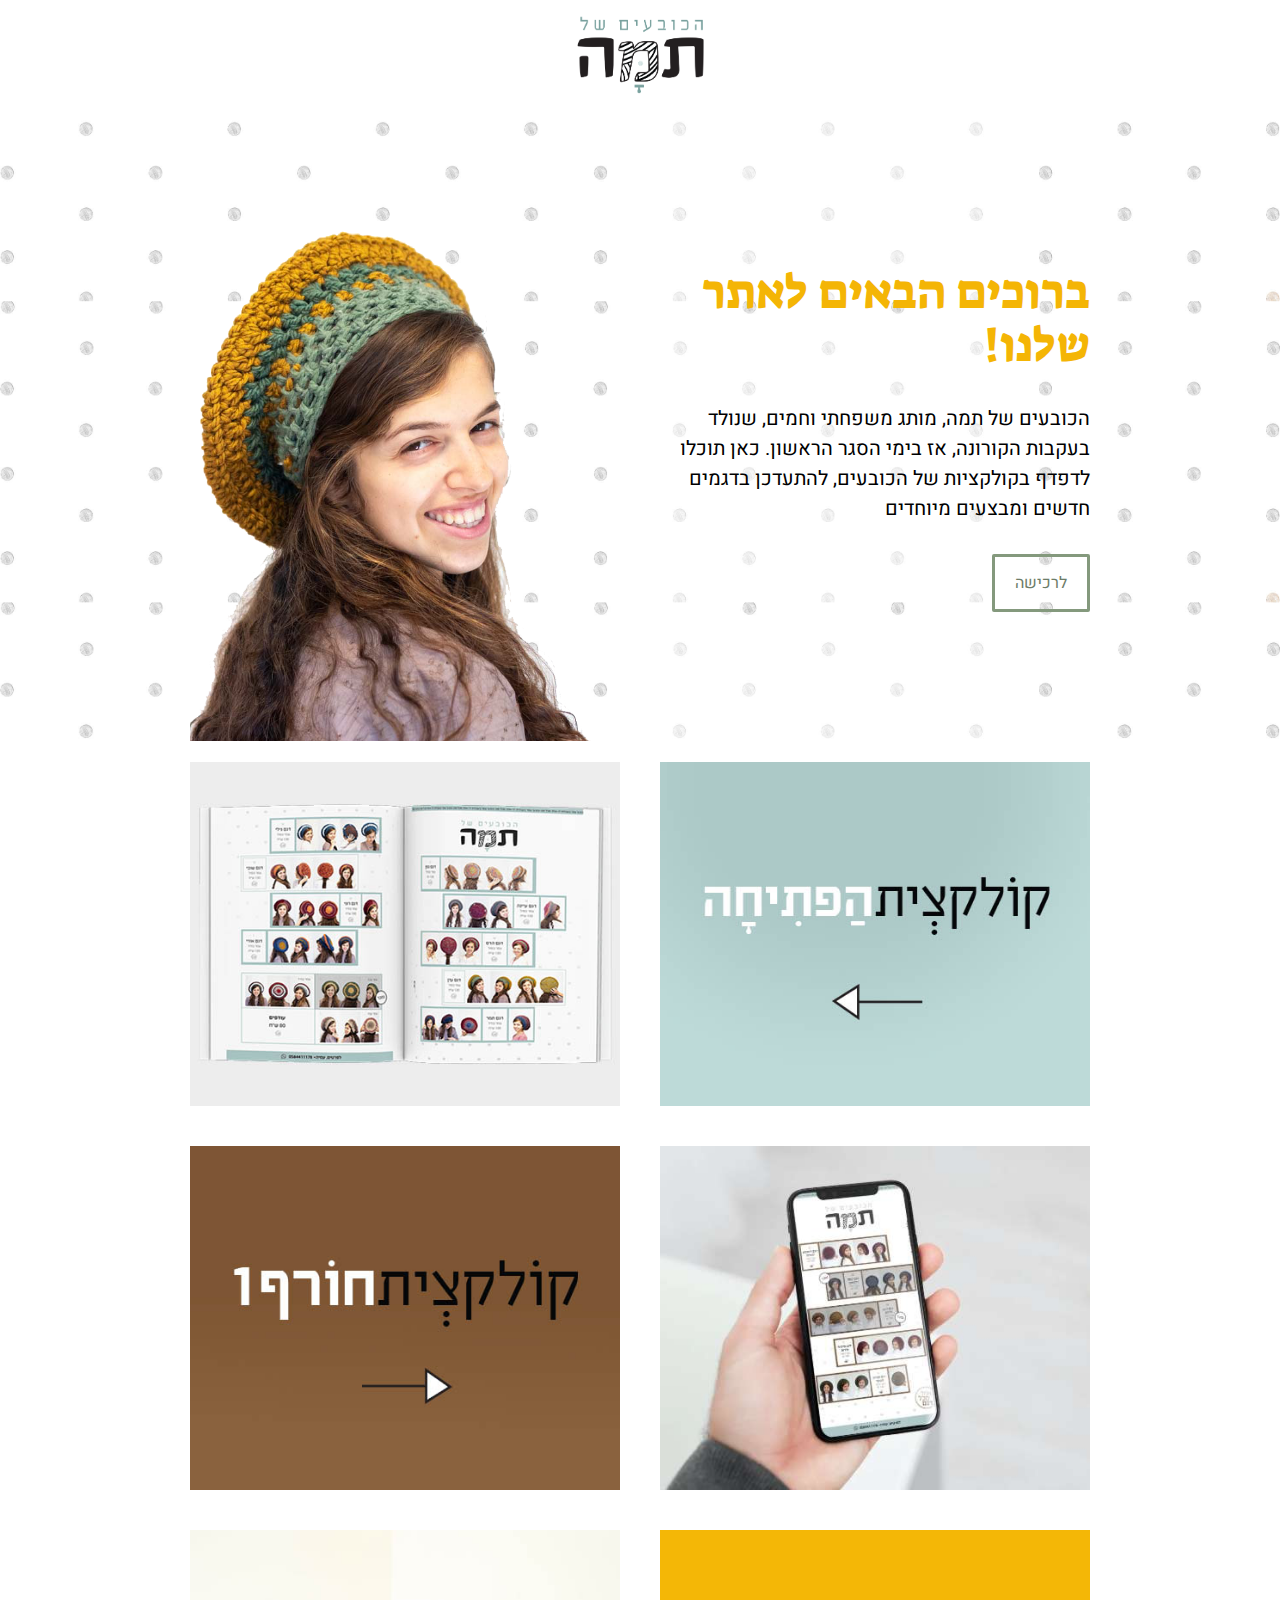
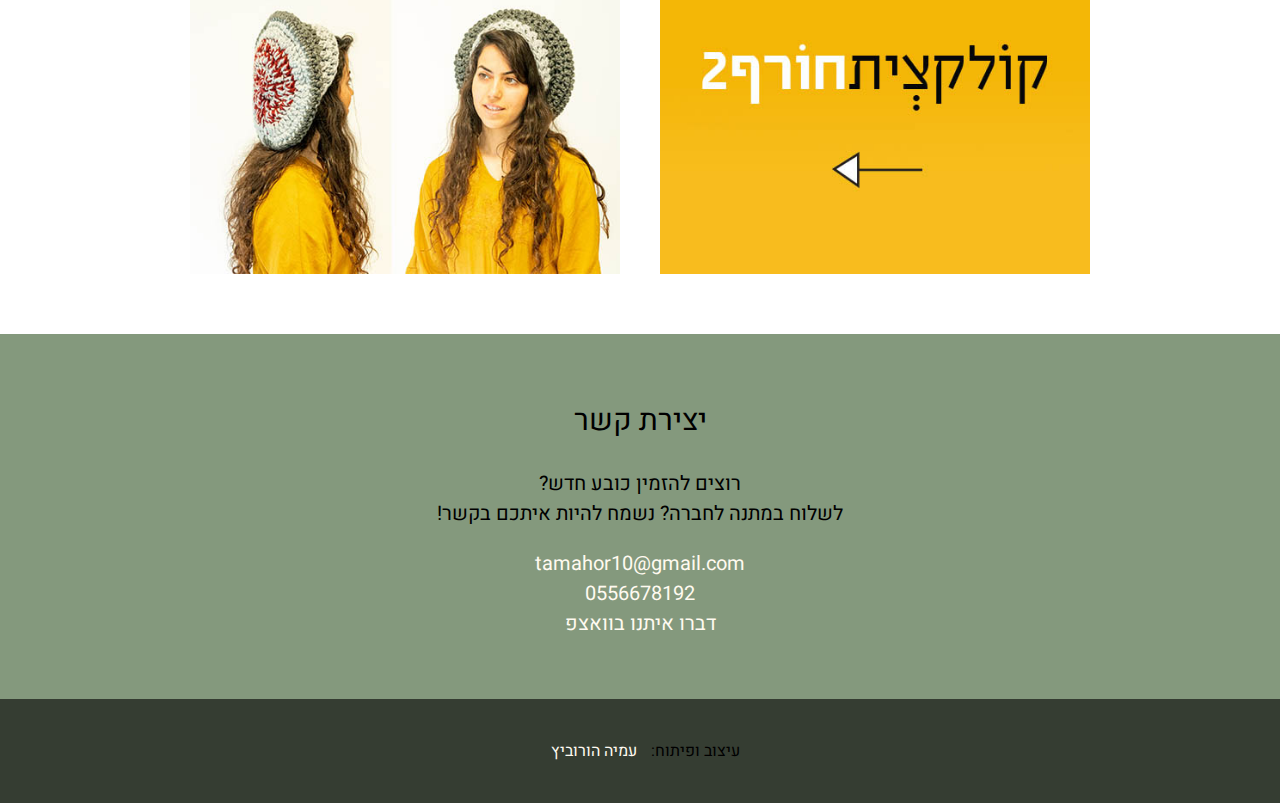
<file: index.html>
<!DOCTYPE html>
<html lang="he" dir="rtl">


<head>
    <link rel="stylesheet" href="style.css">
    <link rel="preconnect" href="https://fonts.gstatic.com">
<link href="https://fonts.googleapis.com/css2?family=Heebo:wght@400;700;900&family=Suez+One&display=swap" rel="stylesheet">

    <meta charset="UTF-8">
    <title>תרגיל מסכם סמסטר א, עמיה</title>
</head>

<body>
<header>
  <div class="container"><img src="img/logo1.png" alt="הכובעים של תמה" class="logo"></div>
</header>



 

  <div class="about">
      <!-- <img src="" alt="תמוש־"> -->
      <div class="container"> 
       <div>
           <h1>ברוכים הבאים לאתר שלנו!</h1>
            <p> הכובעים של תמה, מותג משפחתי וחמים, שנולד בעקבות הקורונה, אז בימי הסגר הראשון. כאן תוכלו לדפדף בקולקציות של הכובעים, להתעדכן בדגמים חדשים ומבצעים מיוחדים </p> 
             <a href="#" class="button">לרכישה </a>
  
       </div>
        <div>
        <img src="img/tama.png" alt="תמה">
      </div>
      
       
      </div>
      
  </div>
<div class="container">
   
    <ul class="gallery">
    
     
      <li><img src="img/c.1.jpg" alt=""></li>
       
       <li><img src="img/c.11.jpg" alt=""></li>
    
      <li><img src="img/01.jpg" alt=""></li>
      <li><img src="img/c.2.jpg" alt=""></li>
      <li><img src="img/c.3.jpg" alt=""></li>
      <li><img src="img/c.4.jpg" alt=""></li>
      
      
    </ul>
  </div>
  <div class="contact">
    <div class="container">
      <h2>יצירת קשר</h2>
      <p>רוצים להזמין כובע חדש? 
       <br> לשלוח במתנה לחברה?
        נשמח להיות איתכם בקשר!
      </p>
      <p> <a href="mailto:tamahor10@gmail.com">tamahor10@gmail.com</a> <br>
      <a href="tel:0556678192">0556678192</a><br>
       <a href="https://wa.me/972556678192">דברו איתנו בוואצפ</a>
       
        
      </p>
    </div>
  </div>
<div class="footer">
   עיצוב ופיתוח:
     <a href="https://www.facebook.com/amiya.horovitz">עמיה הורוביץ</a>
     </div>
     
<!--     
  <a target="_blank" href="https://mail.google.com/mail/u/0/?q=%D7%A0%D7%AA%D7%9F#inbox/"><img src="img/mail.png" alt=""></a>
    <a target="_blank" href="https://www.facebook.com/amiya.horovitz"><img src="img/facebook.png" alt=""></a>
    <a target="_blank" href="https://web.whatsapp.com/"><img src="img/whatsapp.png" alt=""></a>
  </div>
-->
  




  
</body></html>
</file>
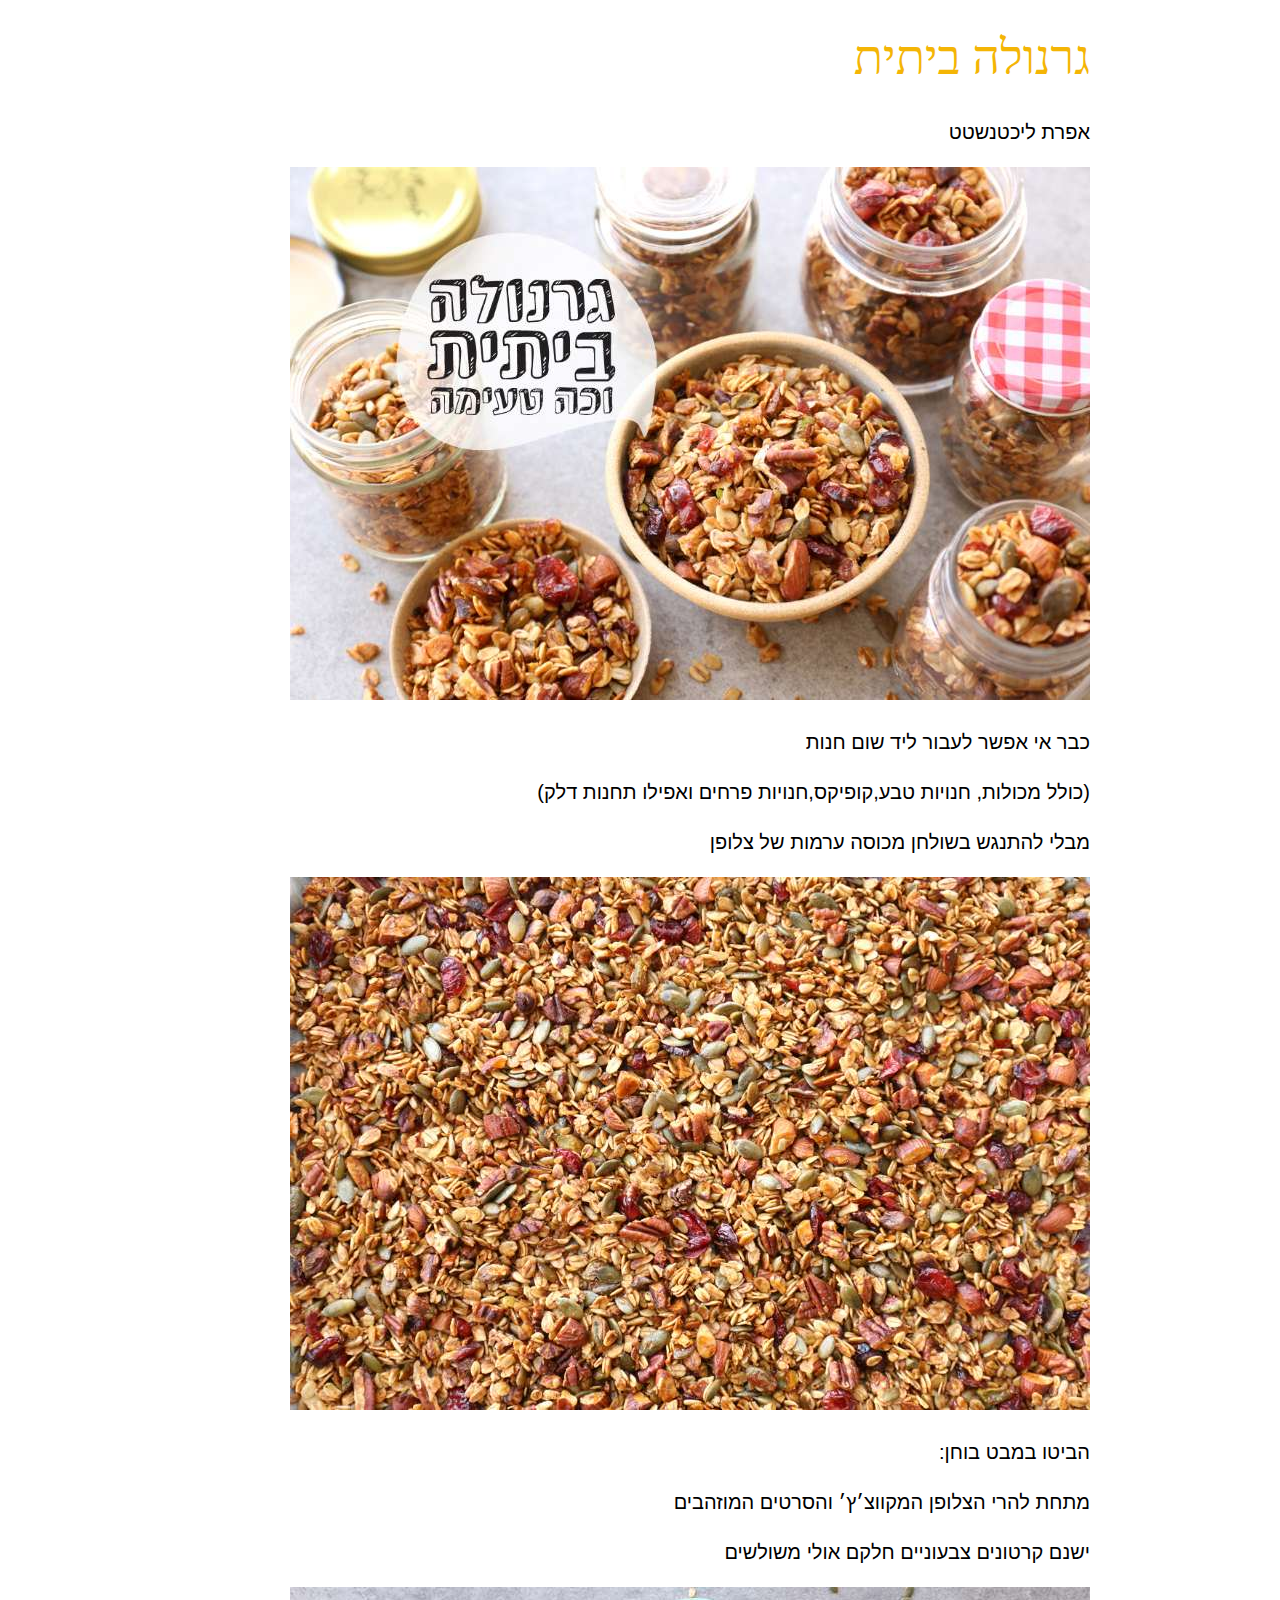
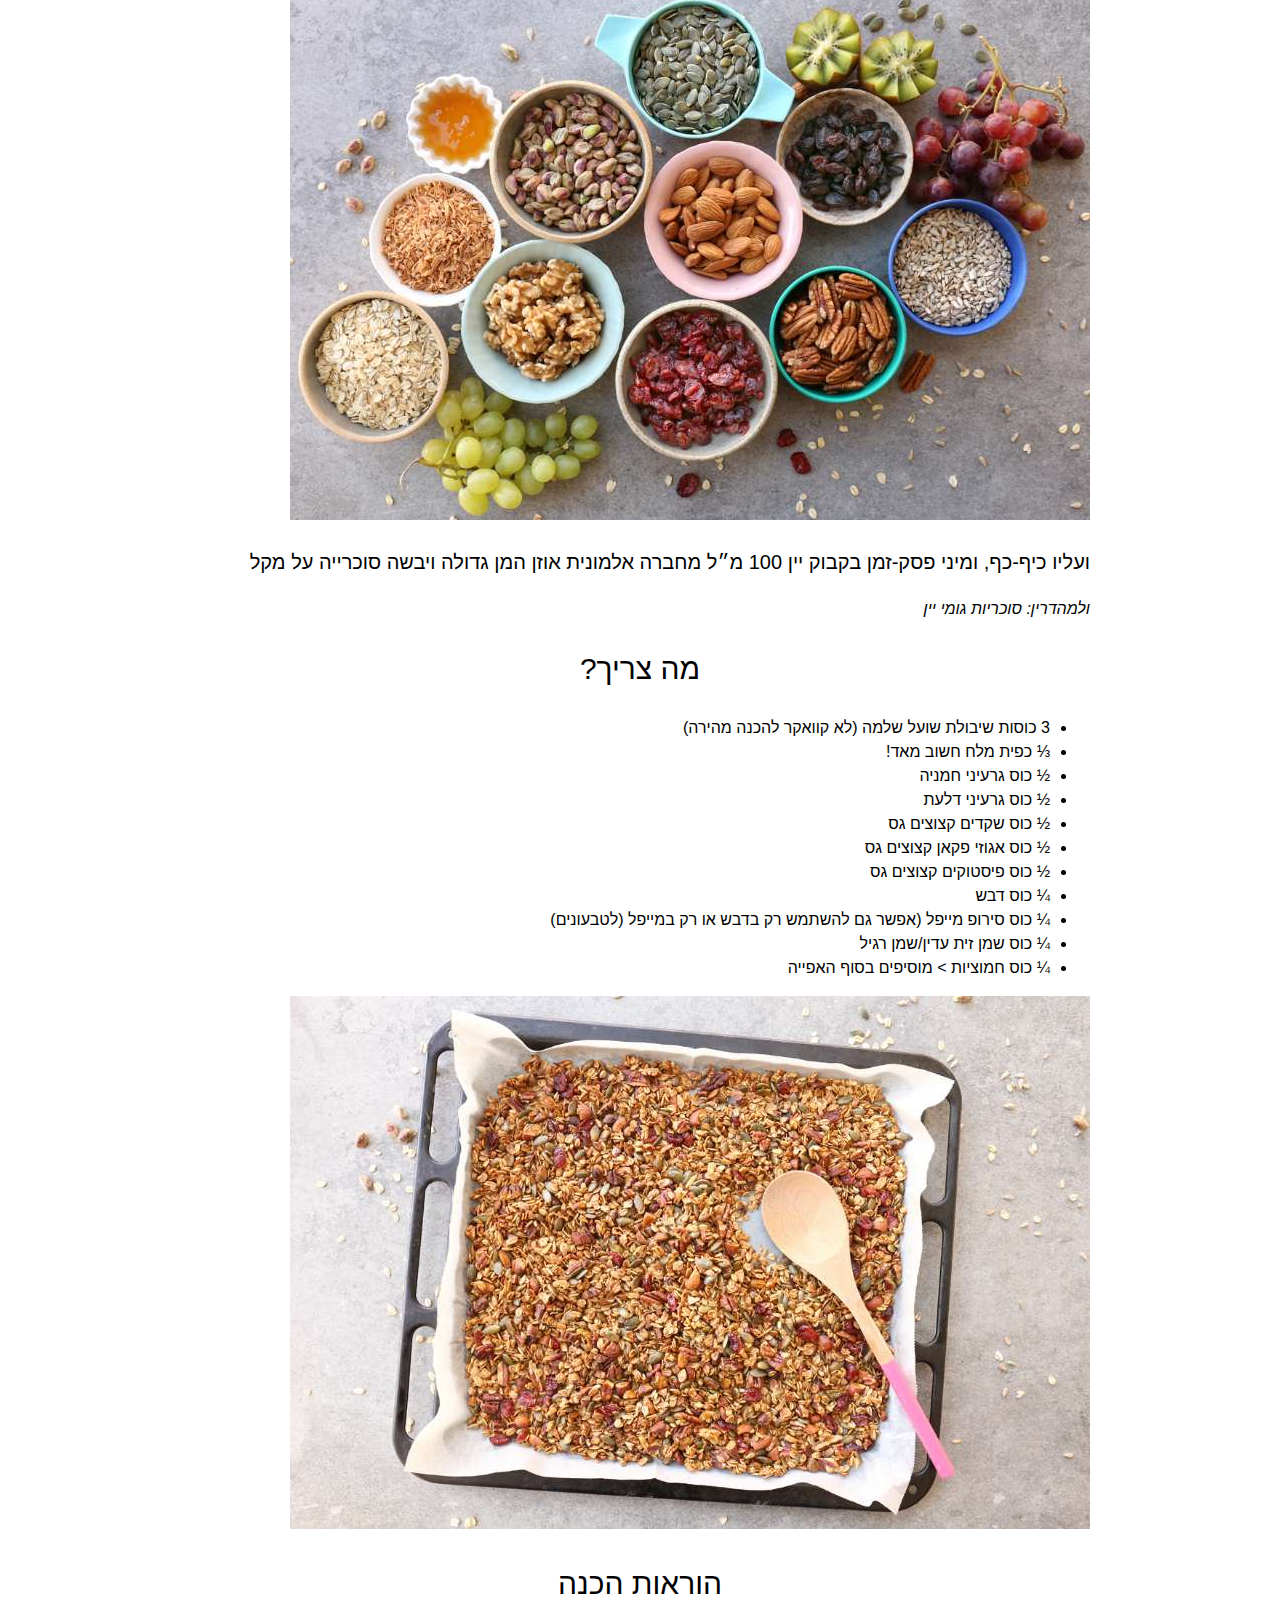
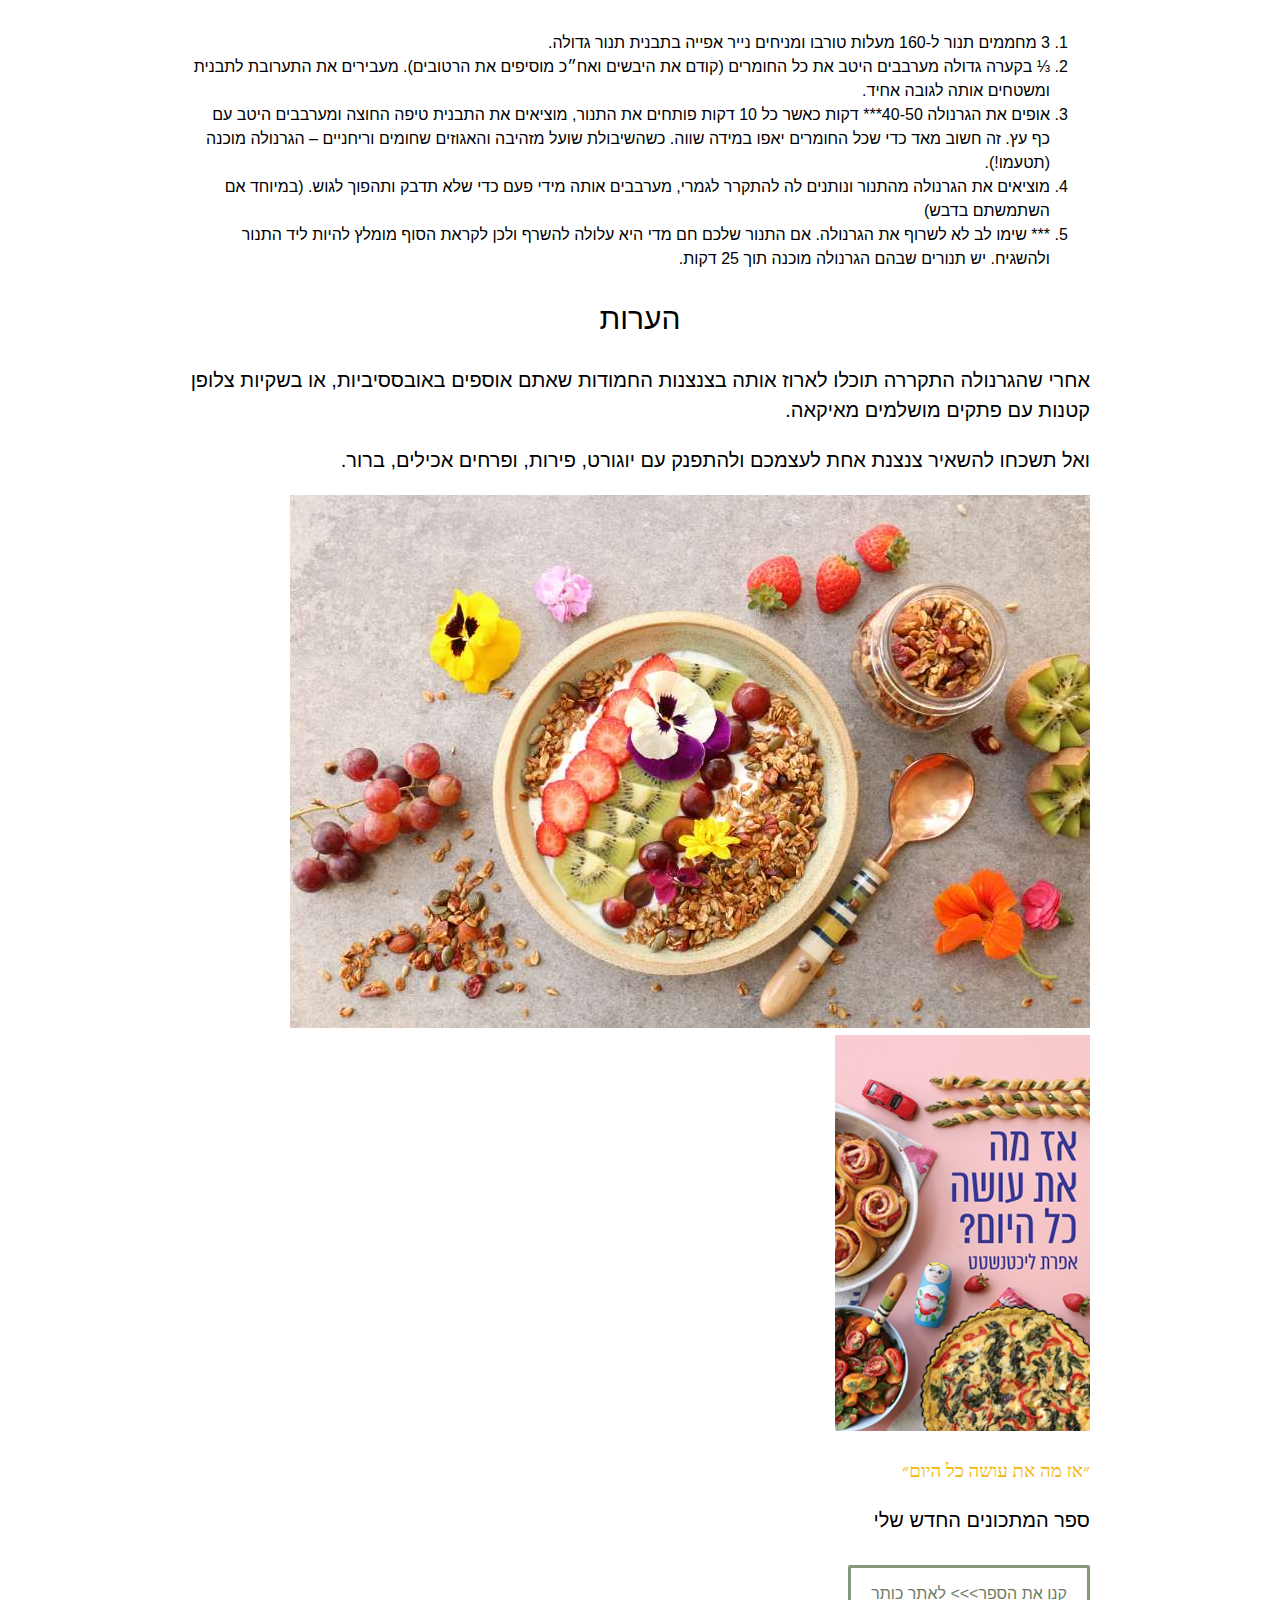
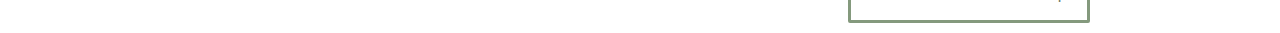
<file: 1.html>
<!DOCTYPE html>
<html lang="he" dir="rtl">

<head>
    <link rel="stylesheet" href="style.css">
    <link href="https://fonts.googleapis.com/css2?family=Alef:wght@400;700&display=swap" rel="stylesheet">

    <meta charset="UTF-8">
    <title>גרנולה ביתית</title>
</head>

<body>
    <div class="container">

        <h1>גרנולה ביתית</h1>
        <p>אפרת ליכטנשטט</p>

        <img src="img/granola%201.jpg" alt="">

        <p>כבר אי אפשר לעבור ליד שום חנות</p>
        <p>
            (כולל מכולות, חנויות טבע,קופיקס,חנויות פרחים ואפילו תחנות דלק)
        </p>
        <p>
            מבלי להתנגש בשולחן מכוסה ערמות של צלופן</p>
        <img src="img/granola_02.jpg" alt="">

        <p>הביטו במבט בוחן:</p>
        <p>
            מתחת להרי הצלופן המקווצ׳ץ׳ והסרטים המוזהבים</p>
        <p>ישנם קרטונים צבעוניים
            חלקם אולי משולשים</p>


        <img src="img/granola_03.jpg" alt="">


        <p>ועליו כיף-כף, ומיני פסק-זמן
            בקבוק יין 100 מ״ל מחברה אלמונית
            אוזן המן גדולה ויבשה
            סוכרייה על מקל</p>
        <cite>ולמהדרין: סוכריות גומי יין</cite>
    
    <div class="recipe">

        <h2>מה צריך?</h2>
        <ul>
            <li>3 כוסות שיבולת שועל שלמה (לא קוואקר להכנה מהירה)</li>
            <li>⅓ כפית מלח חשוב מאד!</li>
            <li>½ כוס גרעיני חמניה</li>
            <li>½ כוס גרעיני דלעת</li>
            <li>½ כוס שקדים קצוצים גס</li>
            <li>½ כוס אגוזי פקאן קצוצים גס</li>
            <li>½ כוס פיסטוקים קצוצים גס</li>
            <li>¼ כוס דבש</li>
            <li>¼ כוס סירופ מייפל (אפשר גם להשתמש רק בדבש או רק במייפל (לטבעונים)</li>
            <li>¼ כוס שמן זית עדין/שמן רגיל</li>
            <li>¼ כוס חמוציות > מוסיפים בסוף האפייה</li>
        </ul>

        <img src="img/granola_08.jpg" alt="">
        <h2>הוראות הכנה</h2>
        <ol>
            <li>3 מחממים תנור ל-160 מעלות טורבו ומניחים נייר אפייה בתבנית תנור גדולה.</li>
            <li>⅓ בקערה גדולה מערבבים היטב את כל החומרים (קודם את היבשים ואח״כ מוסיפים את הרטובים). מעבירים את התערובת לתבנית ומשטחים אותה לגובה אחיד.</li>
            <li>אופים את הגרנולה 40-50*** דקות כאשר כל 10 דקות פותחים את התנור, מוציאים את התבנית טיפה החוצה ומערבבים היטב עם כף עץ. זה חשוב מאד כדי שכל החומרים יאפו במידה שווה. כשהשיבולת שועל מזהיבה והאגוזים שחומים וריחניים – הגרנולה מוכנה (תטעמו!).</li>
            <li>מוציאים את הגרנולה מהתנור ונותנים לה להתקרר לגמרי, מערבבים אותה מידי פעם כדי שלא תדבק ותהפוך לגוש. (במיוחד אם השתמשתם בדבש)</li>
            <li>*** שימו לב לא לשרוף את הגרנולה. אם התנור שלכם חם מדי היא עלולה להשרף ולכן לקראת הסוף מומלץ להיות ליד התנור ולהשגיח. יש תנורים שבהם הגרנולה מוכנה תוך 25 דקות.</li>
        </ol>
        <h2>הערות</h2>
        <p>אחרי שהגרנולה התקררה תוכלו לארוז אותה בצנצנות החמודות שאתם אוספים באובססיביות, או בשקיות צלופן קטנות עם פתקים מושלמים מאיקאה.</p>
        <p>ואל תשכחו להשאיר צנצנת אחת לעצמכם ולהתפנק עם יוגורט, פירות, ופרחים אכילים, ברור.
        </p>
    </div>
   
        <img src="img/granola_05.jpg" alt="">
   

    </div>
    <div class="cta">
    <div class="container"> <img src="img/efrat_2_1_1.jpg" alt="" class="alignleft imgbook">
        <h3> ״אז מה את עושה כל היום״</h3>
        <p>ספר המתכונים החדש שלי</p>
        <a class="button" href="https://www.keter-books.co.il/%D7%90%D7%96-%D7%9E%D7%94-%D7%90%D7%AA-%D7%A2%D7%95%D7%A9%D7%94-%D7%9B%D7%9C-%D7%94%D7%99%D7%95%D7%9D">קנו את הספר>>> לאתר כותר</a> </div>

    </div>




</body></html>
</file>
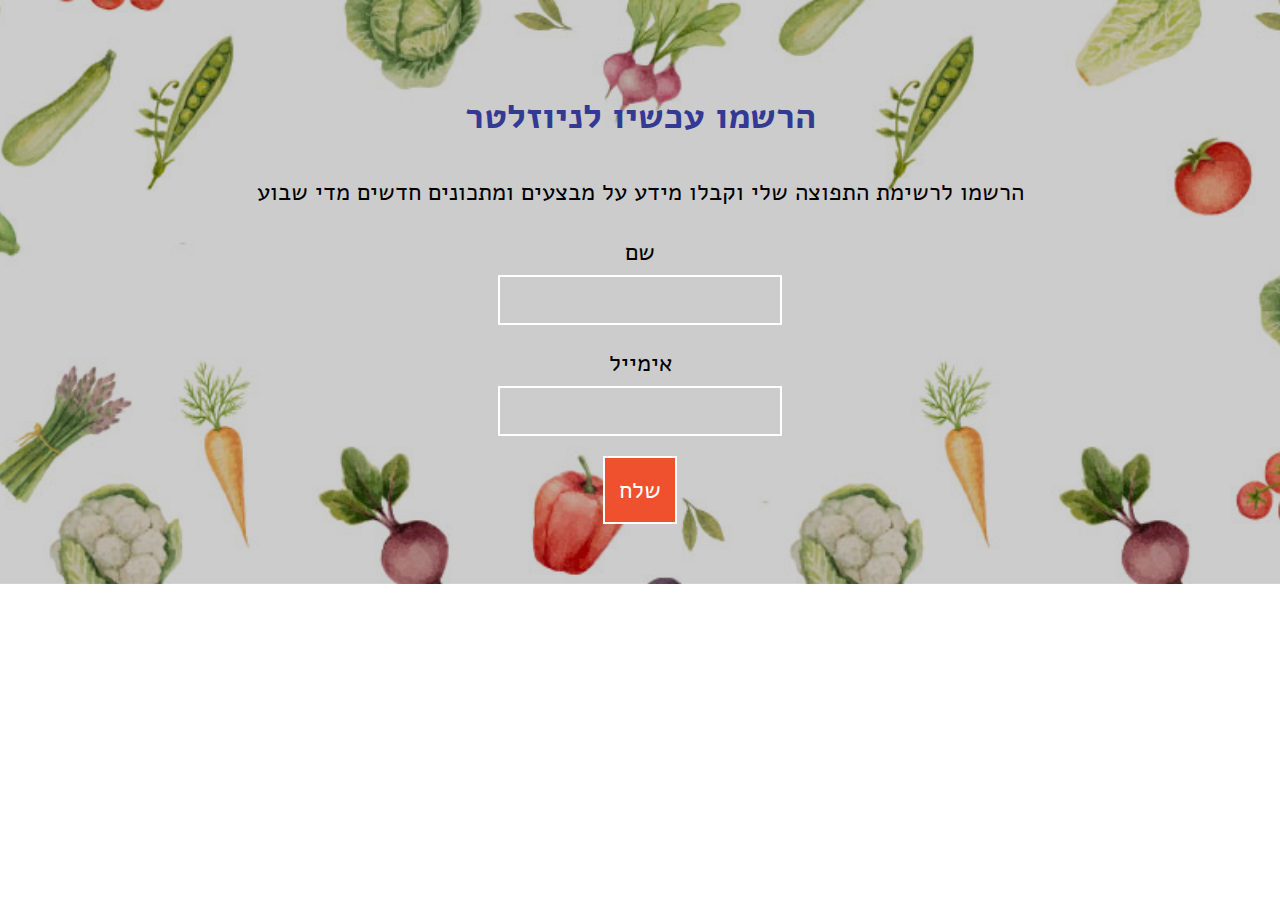
<file: 2.html>
<!DOCTYPE html>
<html lang="he" dir="rtl">


<head>
    <link rel="stylesheet" href="try.css">
    <link href="https://fonts.googleapis.com/css2?family=Alef:wght@400;700&display=swap" rel="stylesheet">

    <meta charset="UTF-8">
    <title>גרנולה ביתית</title>
</head>

<body>

  <div> </div>
  <div class="news">
    <h2>הרשמו עכשיו לניוזלטר</h2>
    <p>הרשמו לרשימת התפוצה שלי וקבלו מידע על מבצעים ומתכונים חדשים מדי שבוע</p>
    <form action="">
      <label>
       <span>שם</span>
        <input type="text">
      </label>
      <label>
       <span>אימייל</span>
        <input type="email" dir="ltr">
      </label>
      <input type="submit" value="שלח" class="button">
    </form>

  </div>




</body></html>
</file>
<file: style.css>
body,
h2 {
    font-family: 'Heebo', sans-serif;

}

h1,

h3,
h4 {
    font-family: 'Suez One', serif;
    color: #f4b505;
}

h1 {
    font-size: 48px;
    line-height: 1.1;
}

.about {
    background: url(img/strip.jpg);
    background-size: cover;

    background-attachment: fixed;
    background-size: 100%;


}

.container {
    max-width: 900px;
    margin: auto;
}

img {
    max-width: 100%;
    width: auto;
    height: auto;
}


.about .container {
    display: grid;
    grid-template-columns: 1fr 1fr;
    align-items: center;
    grid-gap: 30px;
}

.about img {
    display: block;
}

body {
    margin: 0;
    line-height: 1.5;
}


h1,
h2,
h3,
h4,
.button {
    font-weight: 400;
}



.button:hover {
    background: #84997d;
    color: #000;
}

.button {
    color: #6d7c68;
    text-decoration: none;
    border: 3px solid #84997d;
    padding: 14px 20px;
    display: inline-block;
    margin-top: 10px;
    transition: .3s;
    border-radius: 2px;
    margin-bottom: 10px;

}

.logo {
    max-width: 150px;
    display: block;
    margin: 10px auto;

}

.gallery {
    list-style: none;
    padding: 0;
    display: grid;
    grid-template-columns: 1fr 1fr;
    grid-gap: 40px;
    font-size: 21px;
    text-align: center;
    font-weight: bold;
    color: black;

}

.gallery img {
    display: block;
}

h2 {
    font-size: 30px;
    text-align: center;
}

.about img {
    display: block;
    margin-top: 40px;
}

p {
    font-size: 20px;

}





.footer .container {
    background-color: #84997d;
    padding: 20px;
    margin-top: 50px;
    margin-bottom: 50px;
    overflow: hidden;


}

footer {
    background-color: #7e5535;
    padding: 20px;

    overflow: hidden;
    text-align: center;
}

.contact {
    background-color: #84997d;
    margin-top: 60px;
    padding: 40px 0;
    font-size: 24px;
    text-align: center;

}

.contact a {
    text-decoration: none;
}

.contact a:hover {
    text-decoration: underline;
}


a {
    color: floralwhite
}

.footer {
    background: #353d32;
    text-align: center;
    padding: 40px 0;

}

.footer a {
    margin: 0 10px;
    text-decoration: none;


}
</file>
<file: try.css>
body {
    margin: 0;
    font-family: arial, sans-serif;
    line-height: 1.5;
    font-family: 'Alef', sans-serif;
}

h1 {
    color: #fe6f74;
}

    {
    font-size: 48px;
}

h2 {
    color: #333a94;
}

a {
    color: #08c;
}

input,
textarea,
button {
    font: inherit;
    color: #ef502d;
}

img {
    max-width: 100%;
    width: auto;
    height: auto;
}

.container {
    max-width: 800px;
    margin: auto;
    padding: 0 10px;
}

.recipe {
    max-width: 800px;
    margin: auto;
    padding: 0 10px;
    background: #fe6f7442;

}


.cta {
    max-width:
    max-height: 250px;
    margin: auto;
    background: rgb(214 205 198 / 46%);
    font-size: 21px;
    text-align: right;
    overflow: hidden;

}

.button {
    background: #ef502d;
    color: #fff;
    text-decoration: none;
    padding: 14px;
    display: inline-block;
}

.button:hover {
  background: #fff;
  color: #000;
}


h3 {
    color: #ef502d;
    font-size: 30px;

}


.alignleft {
    max-width: 40%;
    float: left;
    margin-right: 14px;
    margin-bottom: 14px;
    padding: 10px;
}

.imgbook {
    max-width: 150px;
    padding: 10px;
}



   .container {
 max-width: 800px;
    margin: auto;
    padding: 0 10px; 
}

/* newsletter */

.news {
   background-image: linear-gradient(rgba(0,0,0,0.2), rgba(0,0,0,0.2)), url(img/2019.s.jpg);
  padding: 60px;
  /* background: url(img/2019.s.jpg); */
  background-position: center;
  background-size: cover;
    text-align: center;
    font-size: 18pt;
    color: black;
}

input {
  font: inherit;
  color: inherit;
  background: none;
  border: 2px solid #fff;
    padding: 5px;  
}

input:focus{
    outline: 0;
  background: rgba(#fe6f74,0.5);    
} 

label span {
  display: block;
  margin-bottom:5px;
}

label {
  margin-bottom:20px;
  display: block;
}







span {
    
}
</file>
